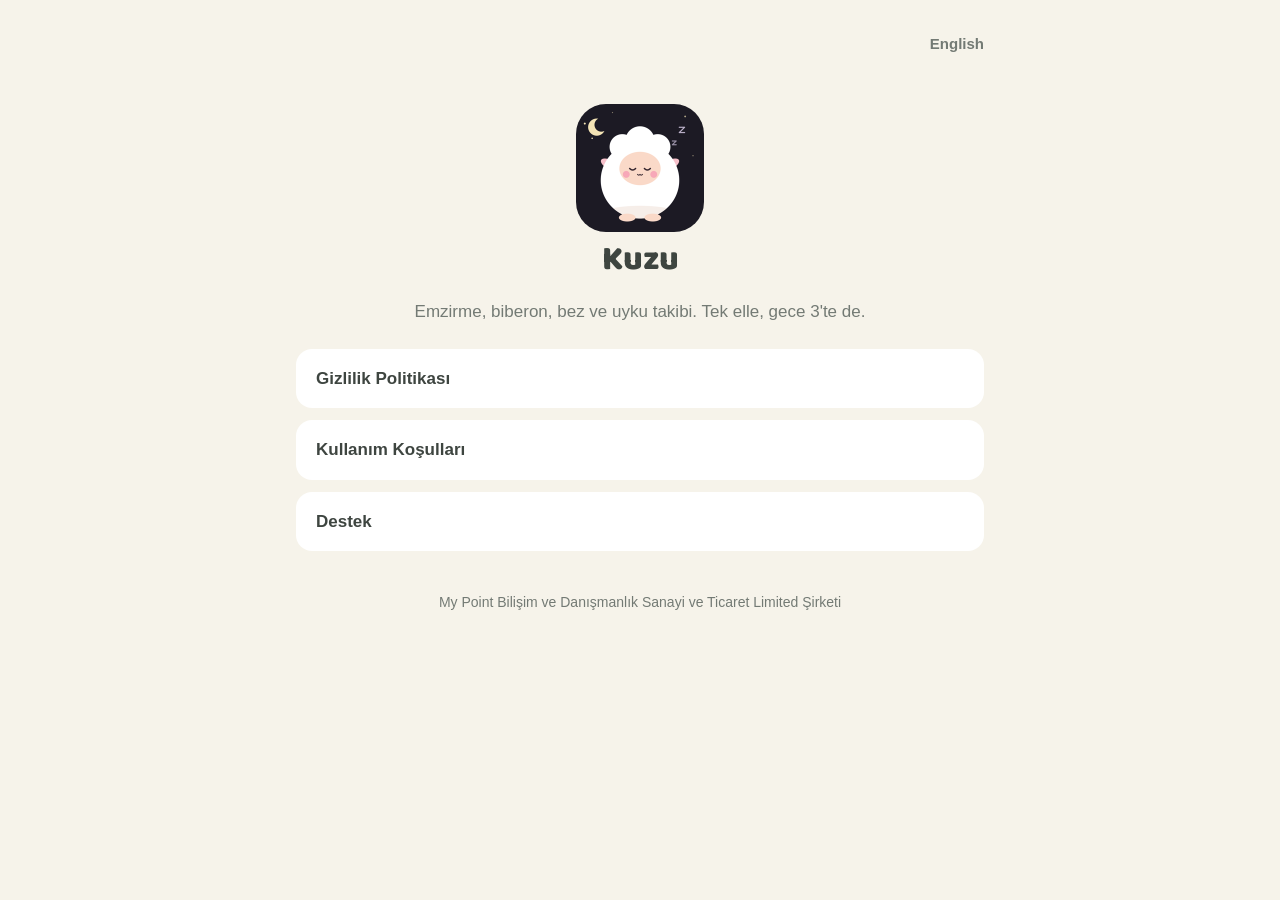
<file: index.html>
<!doctype html>
<html lang="tr">
  <head>
    <meta charset="utf-8" />
    <meta name="viewport" content="width=device-width, initial-scale=1" />
    <title>Kuzu</title>
    <meta name="description" content="Kuzu: emzirme, biberon, bez ve uyku takibi; tek elle, gece de." />
    <link rel="icon" href="favicon.png" />
    <link rel="stylesheet" href="style.css" />
    <link rel="alternate" hreflang="en" href="/en/" />
  </head>
  <body>
    <main>
      <header>
        <span></span>
        <a class="lang" href="/en/" lang="en">English</a>
      </header>

      <div class="hero">
        <img src="icon.png" alt="Kuzu" />
        <h1>Kuzu</h1>
        <p>Emzirme, biberon, bez ve uyku takibi. Tek elle, gece 3'te de.</p>
      </div>

      <nav class="links">
        <a href="/gizlilik/">Gizlilik Politikası</a>
        <a href="/kosullar/">Kullanım Koşulları</a>
        <a href="/destek/">Destek</a>
      </nav>

      <footer>My Point Bilişim ve Danışmanlık Sanayi ve Ticaret Limited Şirketi</footer>
    </main>
  </body>
</html>
</file>
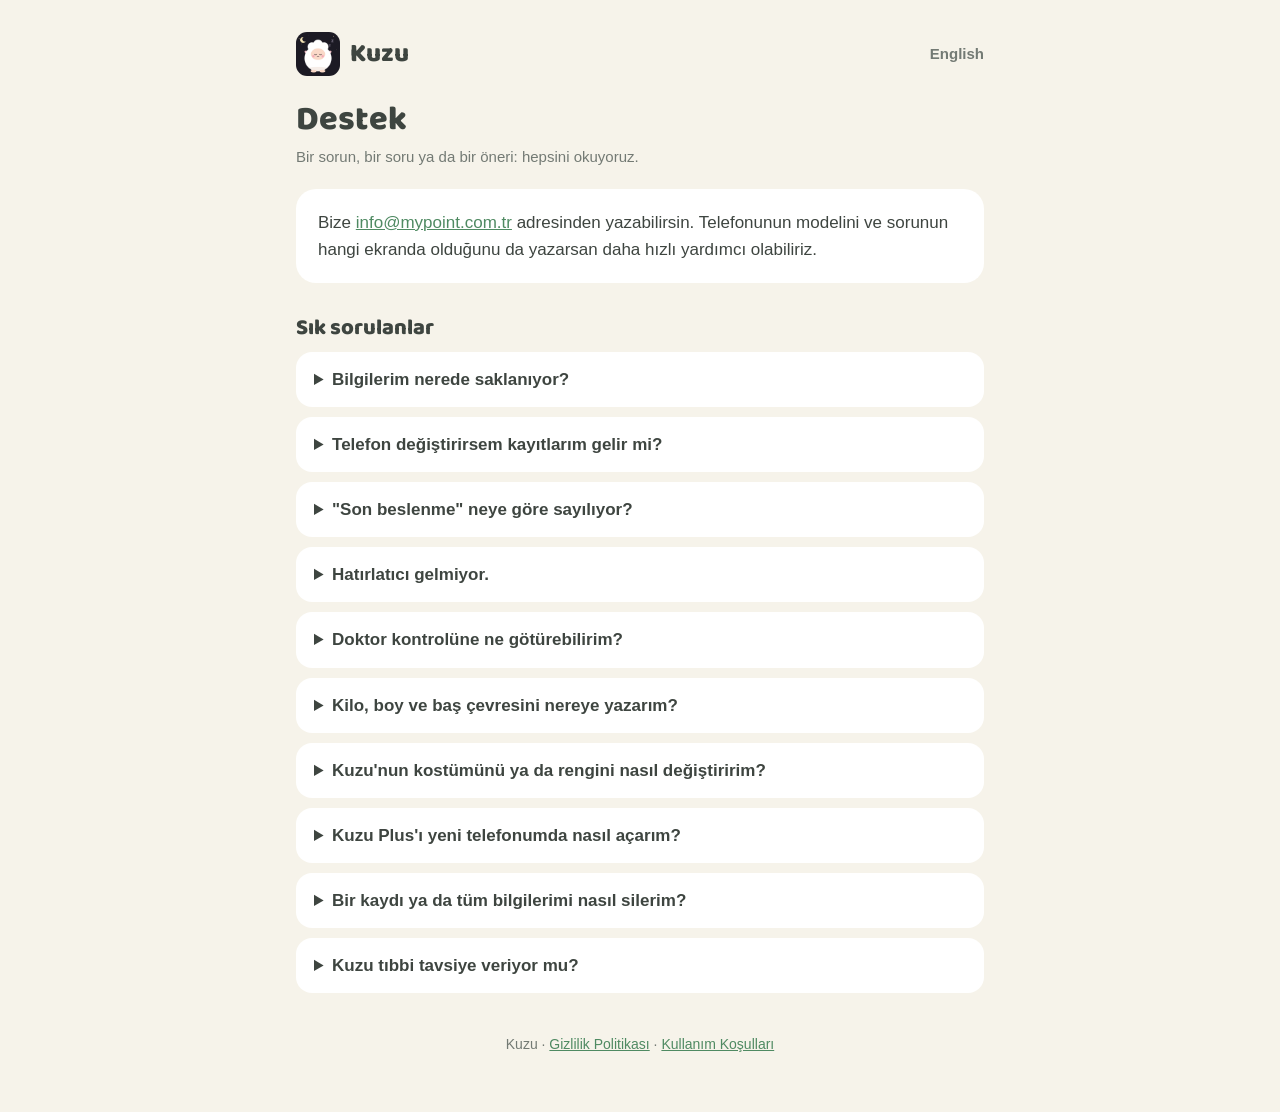
<file: destek/index.html>
<!doctype html>
<html lang="tr">
  <head>
    <meta charset="utf-8" />
    <meta name="viewport" content="width=device-width, initial-scale=1" />
    <title>Destek · Kuzu</title>
    <meta name="description" content="Kuzu destek: sık sorulanlar ve iletişim." />
    <link rel="icon" href="../favicon.png" />
    <link rel="stylesheet" href="../style.css" />
    <link rel="alternate" hreflang="en" href="/en/support/" />
  </head>
  <body>
    <main>
      <header>
        <a class="brand" href="/"><img src="../icon.png" alt="" />Kuzu</a>
        <a class="lang" href="/en/support/" lang="en">English</a>
      </header>

      <h1>Destek</h1>
      <p class="updated">Bir sorun, bir soru ya da bir öneri: hepsini okuyoruz.</p>

      <div class="card">
        <p style="margin: 0">
          Bize <a href="mailto:info@mypoint.com.tr">info@mypoint.com.tr</a> adresinden yazabilirsin. Telefonunun modelini ve sorunun
          hangi ekranda olduğunu da yazarsan daha hızlı yardımcı olabiliriz.
        </p>
      </div>

      <h2>Sık sorulanlar</h2>

      <details>
        <summary>Bilgilerim nerede saklanıyor?</summary>
        <p>
          Yalnızca telefonunda ve iPhone'da kendi iCloud Drive'ındaki Kuzu klasöründe. Kuzu'da hesap yok ve girdiğin hiçbir bilgi bize
          gönderilmez. Ayrıntılar <a href="/gizlilik/">gizlilik politikasında</a>.
        </p>
      </details>

      <details>
        <summary>Telefon değiştirirsem kayıtlarım gelir mi?</summary>
        <p>
          iPhone'da Kuzu kayıtlarını kendiliğinden iCloud Drive'a yedekler; yeni telefonda Kuzu'yu açtığında bu yedeği geri yüklemeyi
          önerir. Yeni telefonunu eski telefonunun yedeğinden kurarsan da Kuzu kayıtlarıyla birlikte gelir. iPhone'dan Android'e (ya da
          tersine) geçerken Ayarlar → "Yedek dosyası al" ile aldığın dosyayı yeni telefonda "Dosyadan geri yükle" ile açabilirsin.
        </p>
      </details>

      <details>
        <summary>"Son beslenme" neye göre sayılıyor?</summary>
        <p>
          Emzirmenin bitişinden ya da biberonun saatinden. Hangisinden saydığı, sürenin altında küçük bir notla yazar.
        </p>
      </details>

      <details>
        <summary>Hatırlatıcı gelmiyor.</summary>
        <p>
          Kuzu'da Ayarlar → Hatırlatıcı'dan bir aralık seçili olduğuna ve telefonunun Ayarlar → Bildirimler → Kuzu bölümünden
          bildirimlerin açık olduğuna bak. Hatırlatıcı son beslenmeden seçtiğin süre geçince gelir; emzirme sürerken gelmez.
        </p>
      </details>

      <details>
        <summary>Doktor kontrolüne ne götürebilirim?</summary>
        <p>
          Kuzu Plus ile Ayarlar → Veriler → "Doktor özeti (PDF)": son 7, 14 ya da 30 günün emzirme, biberon, bez ve uyku sayıları ve
          büyüme ölçümleri tek sayfada, yorum olmadan. Ücretsiz sürümde "CSV olarak dışa aktar" tüm kayıtları bir tablo olarak verir.
        </p>
      </details>

      <details>
        <summary>Kilo, boy ve baş çevresini nereye yazarım?</summary>
        <p>
          Kuzu Plus ile Geçmiş ekranındaki Büyüme kartından. Ölçümler, Dünya Sağlık Örgütü'nün (WHO) 0–24 ay büyüme eğrileriyle aynı
          grafikte görünür. Kuzu yüzdelik ya da "normal" gibi bir yorum yazmaz; ölçümleri doktorunla birlikte değerlendir. Plus bittiğinde
          girdiğin ölçümler silinmez, okunmaya devam eder.
        </p>
      </details>

      <details>
        <summary>Kuzu'nun kostümünü ya da rengini nasıl değiştiririm?</summary>
        <p>
          Bugün ekranında kuzuya basılı tut ya da Ayarlar → Görünüm → "Kuzu'nun kostümü ve rengi"ne dokun. Kostümler ve yeni renkler
          Kuzu Plus ile; her bebek kendi seçimini taşır. Plus olmadan kuzu, bebeğin cinsiyetine göre rengini ve süsünü giyer.
        </p>
      </details>

      <details>
        <summary>Kuzu Plus'ı yeni telefonumda nasıl açarım?</summary>
        <p>
          Plus ekranının altındaki "Satın alımları geri yükle"ye dokun. Plus'ı aldığın Apple ya da Google hesabıyla giriş yapmış olman
          yeterli.
        </p>
      </details>

      <details>
        <summary>Bir kaydı ya da tüm bilgilerimi nasıl silerim?</summary>
        <p>
          Geçmiş ekranında kayda dokunup açılan sayfadaki "Sil" ile silebilirsin. Her şeyi silmek için Ayarlar → "Tüm verileri sil"i
          kullan; iCloud Drive'daki yedek dosyası kalır, onu Dosyalar → iCloud Drive → Kuzu'dan silebilirsin.
        </p>
      </details>

      <details>
        <summary>Kuzu tıbbi tavsiye veriyor mu?</summary>
        <p>
          Hayır. Kuzu yalnızca kayıt tutar; tıbbi bir cihaz değildir ve bir değerin "normal" olup olmadığını söylemez. Bebeğinle ilgili
          her konuda doktoruna danış.
        </p>
      </details>

      <footer>Kuzu · <a href="/gizlilik/">Gizlilik Politikası</a> · <a href="/kosullar/">Kullanım Koşulları</a></footer>
    </main>
  </body>
</html>
</file>
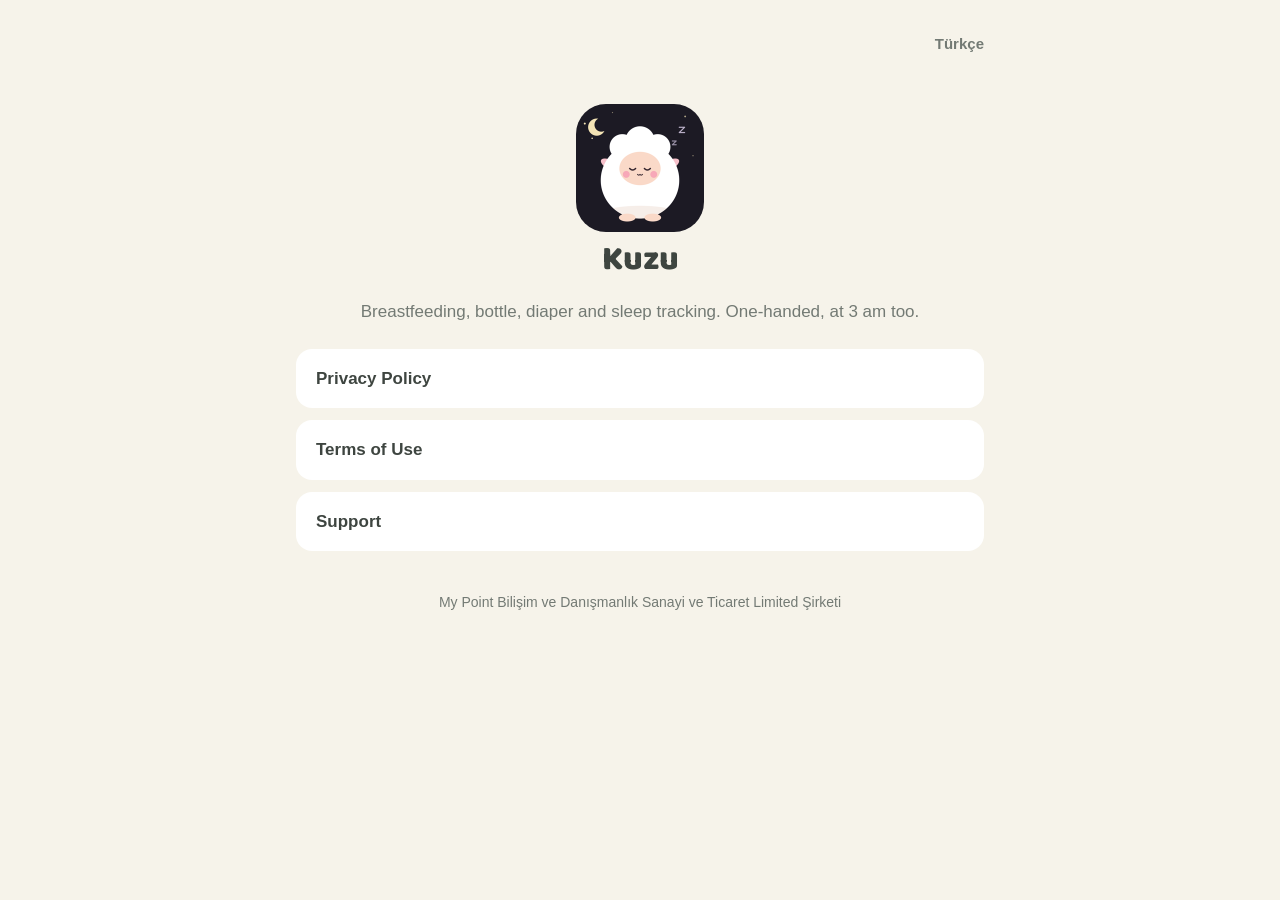
<file: en/index.html>
<!doctype html>
<html lang="en">
  <head>
    <meta charset="utf-8" />
    <meta name="viewport" content="width=device-width, initial-scale=1" />
    <title>Kuzu</title>
    <meta name="description" content="Kuzu: breastfeeding, bottle, diaper and sleep tracking; one-handed, at night too." />
    <link rel="icon" href="../favicon.png" />
    <link rel="stylesheet" href="../style.css" />
    <link rel="alternate" hreflang="tr" href="/" />
  </head>
  <body>
    <main>
      <header>
        <span></span>
        <a class="lang" href="/" lang="tr">Türkçe</a>
      </header>

      <div class="hero">
        <img src="../icon.png" alt="Kuzu" />
        <h1>Kuzu</h1>
        <p>Breastfeeding, bottle, diaper and sleep tracking. One-handed, at 3 am too.</p>
      </div>

      <nav class="links">
        <a href="/en/privacy/">Privacy Policy</a>
        <a href="/en/terms/">Terms of Use</a>
        <a href="/en/support/">Support</a>
      </nav>

      <footer>My Point Bilişim ve Danışmanlık Sanayi ve Ticaret Limited Şirketi</footer>
    </main>
  </body>
</html>
</file>
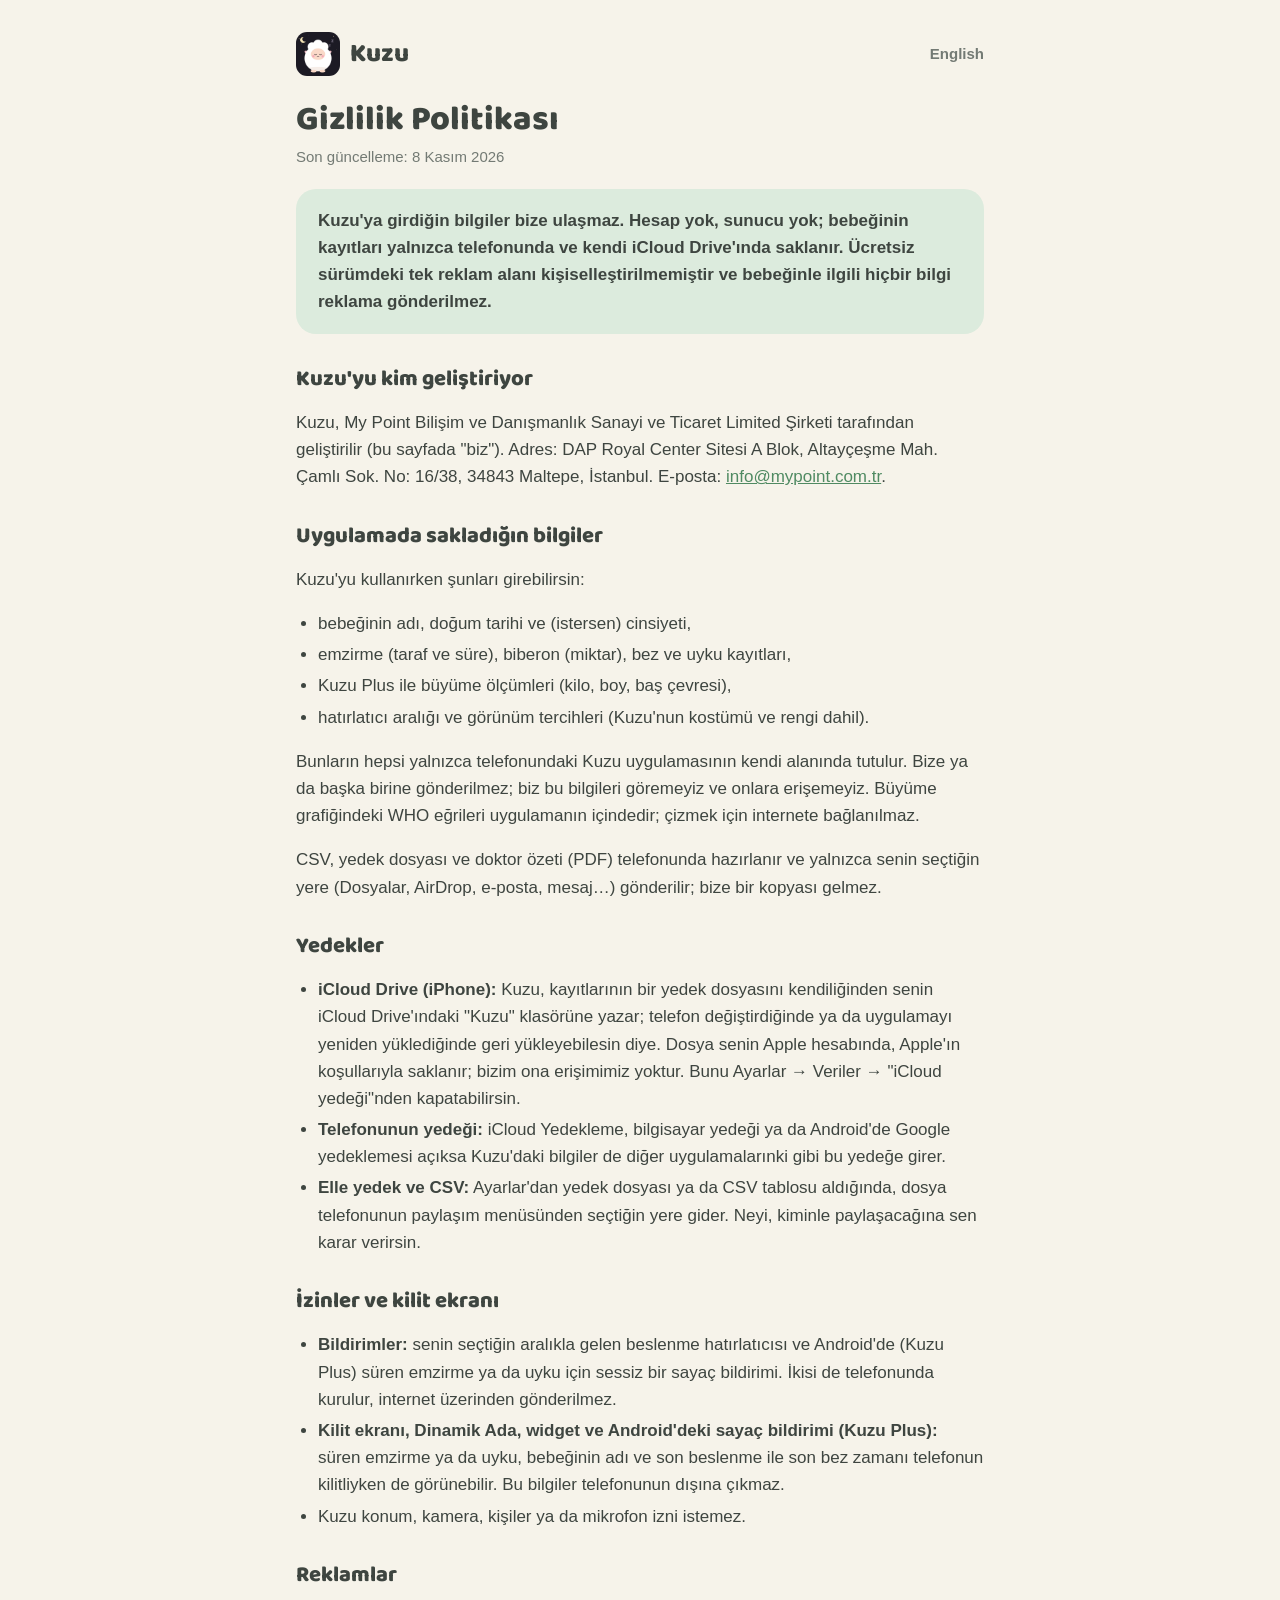
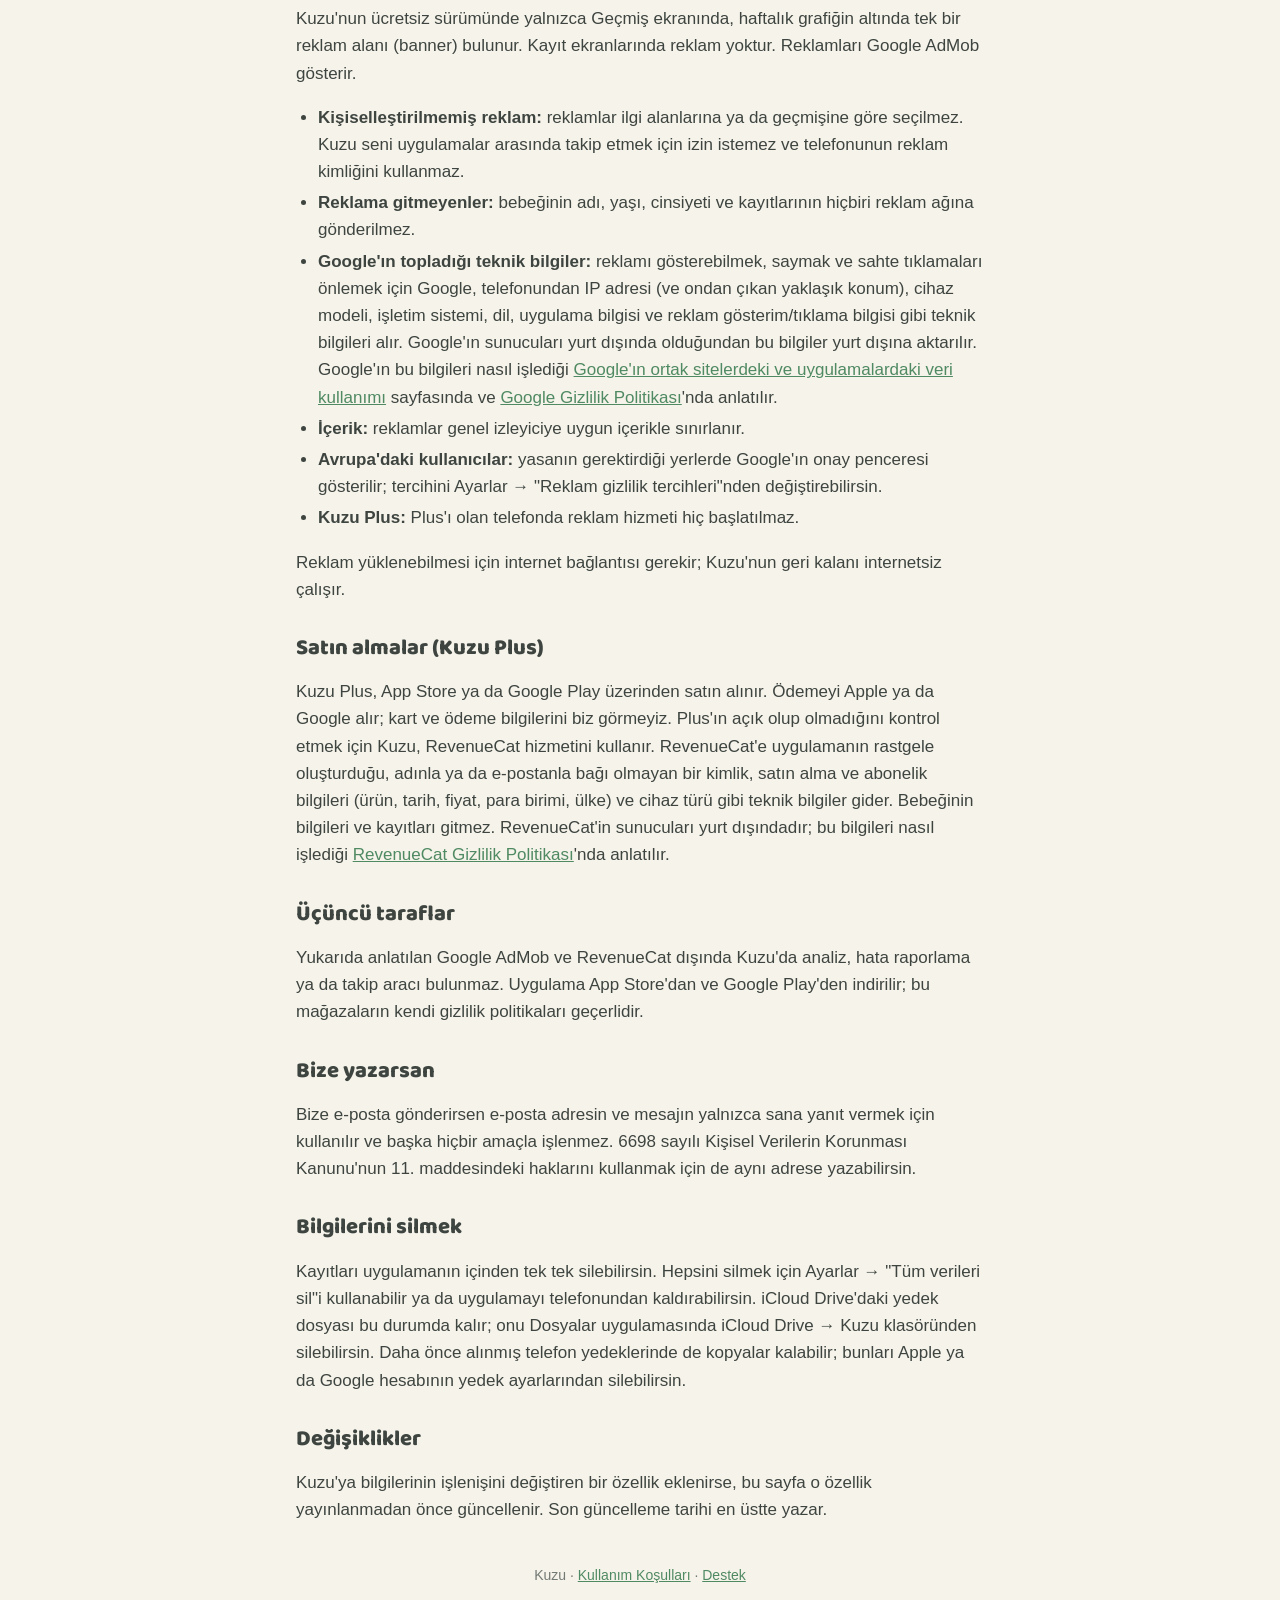
<file: gizlilik/index.html>
<!doctype html>
<html lang="tr">
  <head>
    <meta charset="utf-8" />
    <meta name="viewport" content="width=device-width, initial-scale=1" />
    <title>Gizlilik Politikası · Kuzu</title>
    <meta name="description" content="Kuzu gizlilik politikası: bebeğinin kayıtları yalnızca telefonunda ve kendi iCloud'unda saklanır." />
    <link rel="icon" href="../favicon.png" />
    <link rel="stylesheet" href="../style.css" />
    <link rel="alternate" hreflang="en" href="/en/privacy/" />
  </head>
  <body>
    <main>
      <header>
        <a class="brand" href="/"><img src="../icon.png" alt="" />Kuzu</a>
        <a class="lang" href="/en/privacy/" lang="en">English</a>
      </header>

      <h1>Gizlilik Politikası</h1>
      <p class="updated">Son güncelleme: 8 Kasım 2026</p>

      <p class="summary">
        Kuzu'ya girdiğin bilgiler bize ulaşmaz. Hesap yok, sunucu yok; bebeğinin kayıtları yalnızca telefonunda ve kendi iCloud
        Drive'ında saklanır. Ücretsiz sürümdeki tek reklam alanı kişiselleştirilmemiştir ve bebeğinle ilgili hiçbir bilgi reklama
        gönderilmez.
      </p>

      <h2>Kuzu'yu kim geliştiriyor</h2>
      <p>
        Kuzu, My Point Bilişim ve Danışmanlık Sanayi ve Ticaret Limited Şirketi tarafından geliştirilir (bu sayfada "biz"). Adres: DAP
        Royal Center Sitesi A Blok, Altayçeşme Mah. Çamlı Sok. No: 16/38, 34843 Maltepe, İstanbul. E-posta:
        <a href="mailto:info@mypoint.com.tr">info@mypoint.com.tr</a>.
      </p>

      <h2>Uygulamada sakladığın bilgiler</h2>
      <p>Kuzu'yu kullanırken şunları girebilirsin:</p>
      <ul>
        <li>bebeğinin adı, doğum tarihi ve (istersen) cinsiyeti,</li>
        <li>emzirme (taraf ve süre), biberon (miktar), bez ve uyku kayıtları,</li>
        <li>Kuzu Plus ile büyüme ölçümleri (kilo, boy, baş çevresi),</li>
        <li>hatırlatıcı aralığı ve görünüm tercihleri (Kuzu'nun kostümü ve rengi dahil).</li>
      </ul>
      <p>
        Bunların hepsi yalnızca telefonundaki Kuzu uygulamasının kendi alanında tutulur. Bize ya da başka birine gönderilmez; biz bu
        bilgileri göremeyiz ve onlara erişemeyiz. Büyüme grafiğindeki WHO eğrileri uygulamanın içindedir; çizmek için internete
        bağlanılmaz.
      </p>
      <p>
        CSV, yedek dosyası ve doktor özeti (PDF) telefonunda hazırlanır ve yalnızca senin seçtiğin yere (Dosyalar, AirDrop, e-posta,
        mesaj…) gönderilir; bize bir kopyası gelmez.
      </p>

      <h2>Yedekler</h2>
      <ul>
        <li>
          <strong>iCloud Drive (iPhone):</strong> Kuzu, kayıtlarının bir yedek dosyasını kendiliğinden senin iCloud Drive'ındaki
          "Kuzu" klasörüne yazar; telefon değiştirdiğinde ya da uygulamayı yeniden yüklediğinde geri yükleyebilesin diye. Dosya senin
          Apple hesabında, Apple'ın koşullarıyla saklanır; bizim ona erişimimiz yoktur. Bunu Ayarlar → Veriler → "iCloud yedeği"nden
          kapatabilirsin.
        </li>
        <li>
          <strong>Telefonunun yedeği:</strong> iCloud Yedekleme, bilgisayar yedeği ya da Android'de Google yedeklemesi açıksa Kuzu'daki
          bilgiler de diğer uygulamalarınki gibi bu yedeğe girer.
        </li>
        <li>
          <strong>Elle yedek ve CSV:</strong> Ayarlar'dan yedek dosyası ya da CSV tablosu aldığında, dosya telefonunun paylaşım
          menüsünden seçtiğin yere gider. Neyi, kiminle paylaşacağına sen karar verirsin.
        </li>
      </ul>

      <h2>İzinler ve kilit ekranı</h2>
      <ul>
        <li>
          <strong>Bildirimler:</strong> senin seçtiğin aralıkla gelen beslenme hatırlatıcısı ve Android'de (Kuzu Plus) süren emzirme
          ya da uyku için sessiz bir sayaç bildirimi. İkisi de telefonunda kurulur, internet üzerinden gönderilmez.
        </li>
        <li>
          <strong>Kilit ekranı, Dinamik Ada, widget ve Android'deki sayaç bildirimi (Kuzu Plus):</strong> süren emzirme ya da uyku, bebeğinin adı ve son beslenme ile
          son bez zamanı telefonun kilitliyken de görünebilir. Bu bilgiler telefonunun dışına çıkmaz.
        </li>
        <li>Kuzu konum, kamera, kişiler ya da mikrofon izni istemez.</li>
      </ul>

      <h2>Reklamlar</h2>
      <p>
        Kuzu'nun ücretsiz sürümünde yalnızca Geçmiş ekranında, haftalık grafiğin altında tek bir reklam alanı (banner) bulunur. Kayıt
        ekranlarında reklam yoktur. Reklamları Google AdMob gösterir.
      </p>
      <ul>
        <li>
          <strong>Kişiselleştirilmemiş reklam:</strong> reklamlar ilgi alanlarına ya da geçmişine göre seçilmez. Kuzu seni uygulamalar
          arasında takip etmek için izin istemez ve telefonunun reklam kimliğini kullanmaz.
        </li>
        <li>
          <strong>Reklama gitmeyenler:</strong> bebeğinin adı, yaşı, cinsiyeti ve kayıtlarının hiçbiri reklam ağına gönderilmez.
        </li>
        <li>
          <strong>Google'ın topladığı teknik bilgiler:</strong> reklamı gösterebilmek, saymak ve sahte tıklamaları önlemek için Google,
          telefonundan IP adresi (ve ondan çıkan yaklaşık konum), cihaz modeli, işletim sistemi, dil, uygulama bilgisi ve reklam
          gösterim/tıklama bilgisi gibi teknik bilgileri alır. Google'ın sunucuları yurt dışında olduğundan bu bilgiler yurt dışına
          aktarılır. Google'ın bu bilgileri nasıl işlediği
          <a href="https://policies.google.com/technologies/partner-sites?hl=tr">Google'ın ortak sitelerdeki ve uygulamalardaki veri
          kullanımı</a> sayfasında ve <a href="https://policies.google.com/privacy?hl=tr">Google Gizlilik Politikası</a>'nda
          anlatılır.
        </li>
        <li><strong>İçerik:</strong> reklamlar genel izleyiciye uygun içerikle sınırlanır.</li>
        <li>
          <strong>Avrupa'daki kullanıcılar:</strong> yasanın gerektirdiği yerlerde Google'ın onay penceresi gösterilir; tercihini
          Ayarlar → "Reklam gizlilik tercihleri"nden değiştirebilirsin.
        </li>
        <li><strong>Kuzu Plus:</strong> Plus'ı olan telefonda reklam hizmeti hiç başlatılmaz.</li>
      </ul>
      <p>Reklam yüklenebilmesi için internet bağlantısı gerekir; Kuzu'nun geri kalanı internetsiz çalışır.</p>

      <h2>Satın almalar (Kuzu Plus)</h2>
      <p>
        Kuzu Plus, App Store ya da Google Play üzerinden satın alınır. Ödemeyi Apple ya da Google alır; kart ve ödeme bilgilerini biz
        görmeyiz. Plus'ın açık olup olmadığını kontrol etmek için Kuzu, RevenueCat hizmetini kullanır. RevenueCat'e uygulamanın rastgele
        oluşturduğu, adınla ya da e-postanla bağı olmayan bir kimlik, satın alma ve abonelik bilgileri (ürün, tarih, fiyat, para
        birimi, ülke) ve cihaz türü gibi teknik bilgiler gider. Bebeğinin bilgileri ve kayıtları gitmez. RevenueCat'in sunucuları yurt
        dışındadır; bu bilgileri nasıl işlediği <a href="https://www.revenuecat.com/privacy">RevenueCat Gizlilik Politikası</a>'nda
        anlatılır.
      </p>

      <h2>Üçüncü taraflar</h2>
      <p>
        Yukarıda anlatılan Google AdMob ve RevenueCat dışında Kuzu'da analiz, hata raporlama ya da takip aracı bulunmaz. Uygulama App
        Store'dan ve Google Play'den indirilir; bu mağazaların kendi gizlilik politikaları geçerlidir.
      </p>

      <h2>Bize yazarsan</h2>
      <p>
        Bize e-posta gönderirsen e-posta adresin ve mesajın yalnızca sana yanıt vermek için kullanılır ve başka hiçbir amaçla
        işlenmez. 6698 sayılı Kişisel Verilerin Korunması Kanunu'nun 11. maddesindeki haklarını kullanmak için de aynı adrese
        yazabilirsin.
      </p>

      <h2>Bilgilerini silmek</h2>
      <p>
        Kayıtları uygulamanın içinden tek tek silebilirsin. Hepsini silmek için Ayarlar → "Tüm verileri sil"i kullanabilir ya da
        uygulamayı telefonundan kaldırabilirsin. iCloud Drive'daki yedek dosyası bu durumda kalır; onu Dosyalar uygulamasında iCloud
        Drive → Kuzu klasöründen silebilirsin. Daha önce alınmış telefon yedeklerinde de kopyalar kalabilir; bunları Apple ya da Google
        hesabının yedek ayarlarından silebilirsin.
      </p>

      <h2>Değişiklikler</h2>
      <p>
        Kuzu'ya bilgilerinin işlenişini değiştiren bir özellik eklenirse, bu sayfa o özellik yayınlanmadan önce güncellenir. Son
        güncelleme tarihi en üstte yazar.
      </p>

      <footer>Kuzu · <a href="/kosullar/">Kullanım Koşulları</a> · <a href="/destek/">Destek</a></footer>
    </main>
  </body>
</html>
</file>
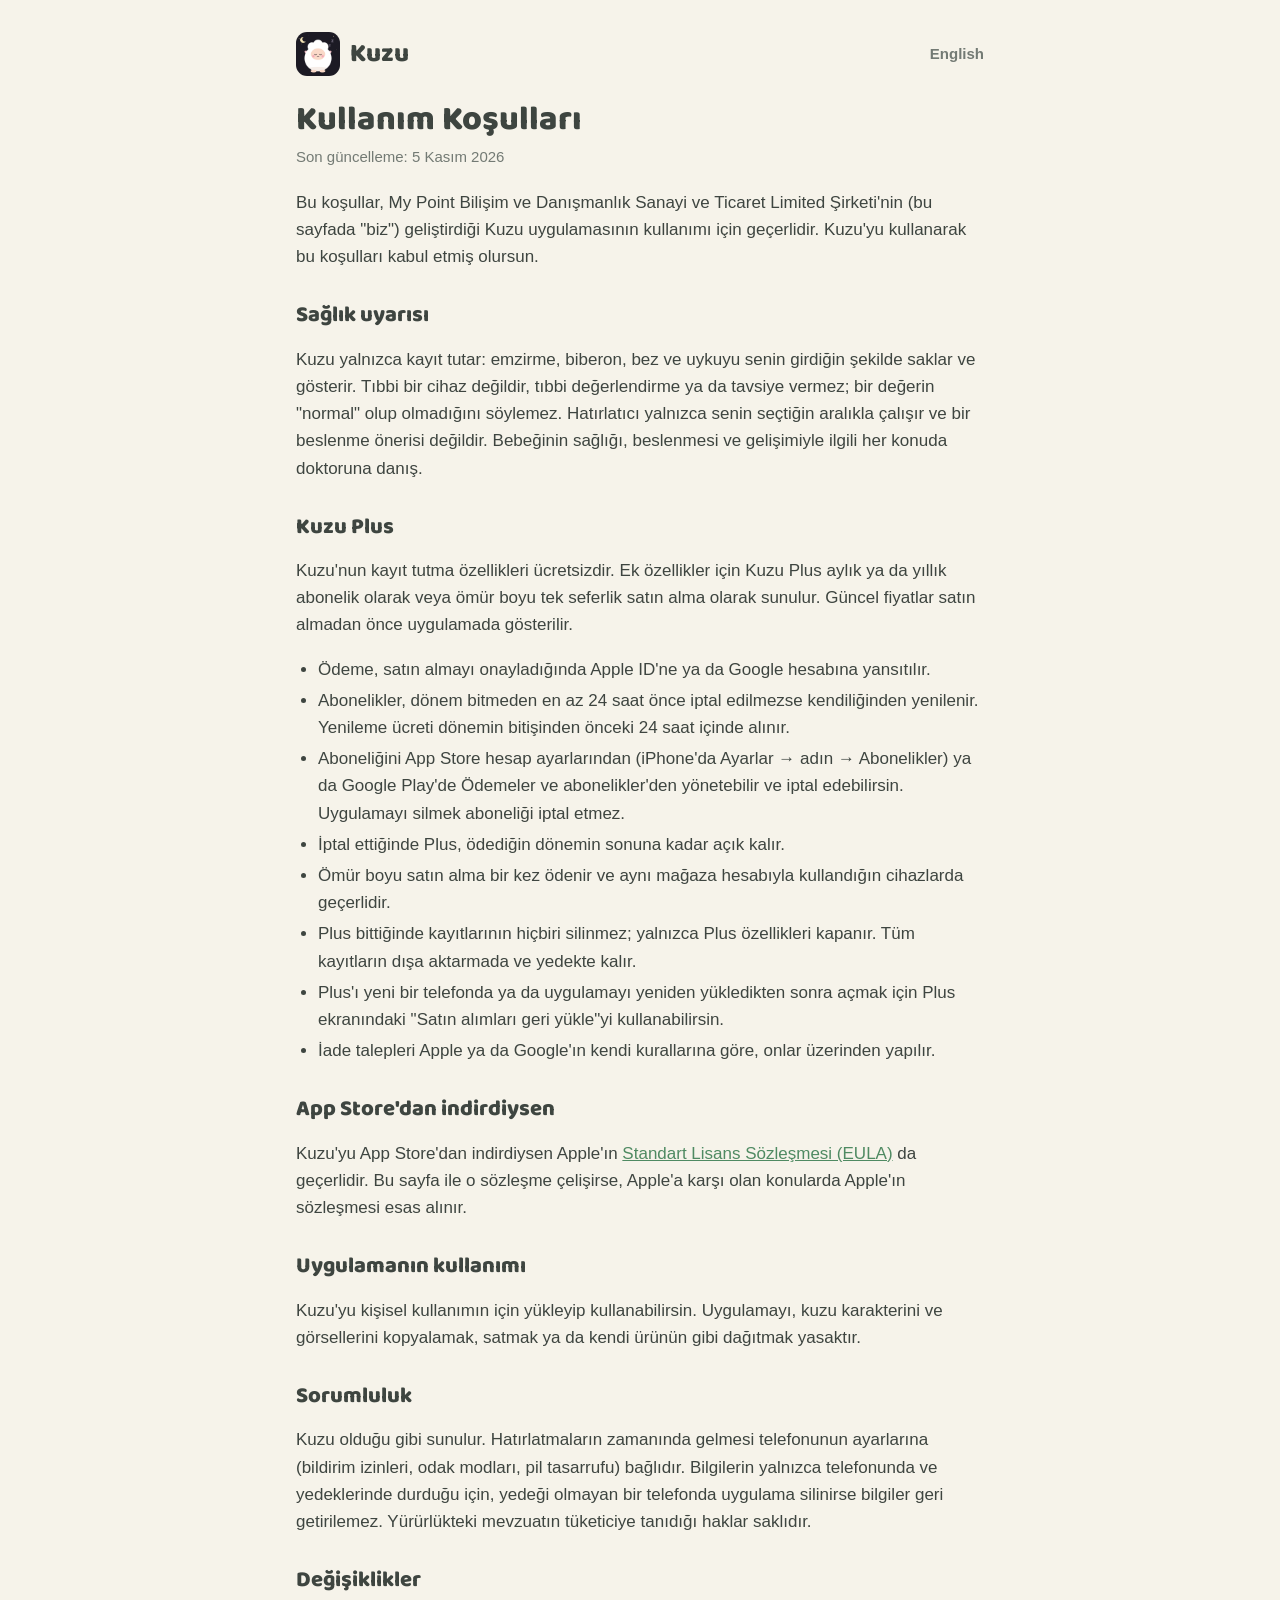
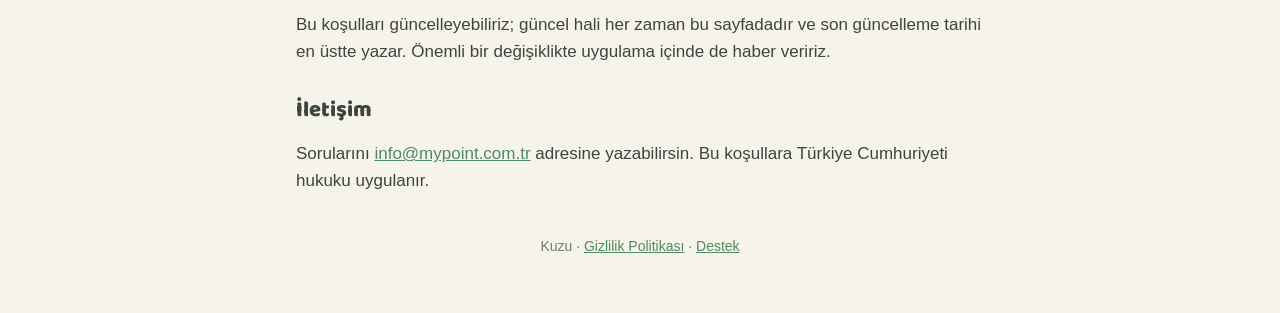
<file: kosullar/index.html>
<!doctype html>
<html lang="tr">
  <head>
    <meta charset="utf-8" />
    <meta name="viewport" content="width=device-width, initial-scale=1" />
    <title>Kullanım Koşulları · Kuzu</title>
    <meta name="description" content="Kuzu kullanım koşulları, Kuzu Plus abonelikleri ve sağlık uyarısı." />
    <link rel="icon" href="../favicon.png" />
    <link rel="stylesheet" href="../style.css" />
    <link rel="alternate" hreflang="en" href="/en/terms/" />
  </head>
  <body>
    <main>
      <header>
        <a class="brand" href="/"><img src="../icon.png" alt="" />Kuzu</a>
        <a class="lang" href="/en/terms/" lang="en">English</a>
      </header>

      <h1>Kullanım Koşulları</h1>
      <p class="updated">Son güncelleme: 5 Kasım 2026</p>

      <p>
        Bu koşullar, My Point Bilişim ve Danışmanlık Sanayi ve Ticaret Limited Şirketi'nin (bu sayfada "biz") geliştirdiği Kuzu
        uygulamasının kullanımı için geçerlidir. Kuzu'yu kullanarak bu koşulları kabul etmiş olursun.
      </p>

      <h2>Sağlık uyarısı</h2>
      <p>
        Kuzu yalnızca kayıt tutar: emzirme, biberon, bez ve uykuyu senin girdiğin şekilde saklar ve gösterir. Tıbbi bir cihaz değildir,
        tıbbi değerlendirme ya da tavsiye vermez; bir değerin "normal" olup olmadığını söylemez. Hatırlatıcı yalnızca senin seçtiğin
        aralıkla çalışır ve bir beslenme önerisi değildir. Bebeğinin sağlığı, beslenmesi ve gelişimiyle ilgili her konuda doktoruna
        danış.
      </p>

      <h2>Kuzu Plus</h2>
      <p>
        Kuzu'nun kayıt tutma özellikleri ücretsizdir. Ek özellikler için Kuzu Plus aylık ya da yıllık abonelik olarak veya ömür boyu tek
        seferlik satın alma olarak sunulur. Güncel fiyatlar satın almadan önce uygulamada gösterilir.
      </p>
      <ul>
        <li>Ödeme, satın almayı onayladığında Apple ID'ne ya da Google hesabına yansıtılır.</li>
        <li>
          Abonelikler, dönem bitmeden en az 24 saat önce iptal edilmezse kendiliğinden yenilenir. Yenileme ücreti dönemin bitişinden
          önceki 24 saat içinde alınır.
        </li>
        <li>
          Aboneliğini App Store hesap ayarlarından (iPhone'da Ayarlar → adın → Abonelikler) ya da Google Play'de Ödemeler ve
          abonelikler'den yönetebilir ve iptal edebilirsin. Uygulamayı silmek aboneliği iptal etmez.
        </li>
        <li>İptal ettiğinde Plus, ödediğin dönemin sonuna kadar açık kalır.</li>
        <li>Ömür boyu satın alma bir kez ödenir ve aynı mağaza hesabıyla kullandığın cihazlarda geçerlidir.</li>
        <li>
          Plus bittiğinde kayıtlarının hiçbiri silinmez; yalnızca Plus özellikleri kapanır. Tüm kayıtların dışa aktarmada ve yedekte
          kalır.
        </li>
        <li>
          Plus'ı yeni bir telefonda ya da uygulamayı yeniden yükledikten sonra açmak için Plus ekranındaki "Satın alımları geri
          yükle"yi kullanabilirsin.
        </li>
        <li>İade talepleri Apple ya da Google'ın kendi kurallarına göre, onlar üzerinden yapılır.</li>
      </ul>

      <h2>App Store'dan indirdiysen</h2>
      <p>
        Kuzu'yu App Store'dan indirdiysen Apple'ın
        <a href="https://www.apple.com/legal/internet-services/itunes/dev/stdeula/">Standart Lisans Sözleşmesi (EULA)</a> da
        geçerlidir. Bu sayfa ile o sözleşme çelişirse, Apple'a karşı olan konularda Apple'ın sözleşmesi esas alınır.
      </p>

      <h2>Uygulamanın kullanımı</h2>
      <p>
        Kuzu'yu kişisel kullanımın için yükleyip kullanabilirsin. Uygulamayı, kuzu karakterini ve görsellerini kopyalamak, satmak ya da
        kendi ürünün gibi dağıtmak yasaktır.
      </p>

      <h2>Sorumluluk</h2>
      <p>
        Kuzu olduğu gibi sunulur. Hatırlatmaların zamanında gelmesi telefonunun ayarlarına (bildirim izinleri, odak modları, pil
        tasarrufu) bağlıdır. Bilgilerin yalnızca telefonunda ve yedeklerinde durduğu için, yedeği olmayan bir telefonda uygulama
        silinirse bilgiler geri getirilemez. Yürürlükteki mevzuatın tüketiciye tanıdığı haklar saklıdır.
      </p>

      <h2>Değişiklikler</h2>
      <p>
        Bu koşulları güncelleyebiliriz; güncel hali her zaman bu sayfadadır ve son güncelleme tarihi en üstte yazar. Önemli bir
        değişiklikte uygulama içinde de haber veririz.
      </p>

      <h2>İletişim</h2>
      <p>
        Sorularını <a href="mailto:info@mypoint.com.tr">info@mypoint.com.tr</a> adresine yazabilirsin. Bu koşullara Türkiye
        Cumhuriyeti hukuku uygulanır.
      </p>

      <footer>Kuzu · <a href="/gizlilik/">Gizlilik Politikası</a> · <a href="/destek/">Destek</a></footer>
    </main>
  </body>
</html>
</file>
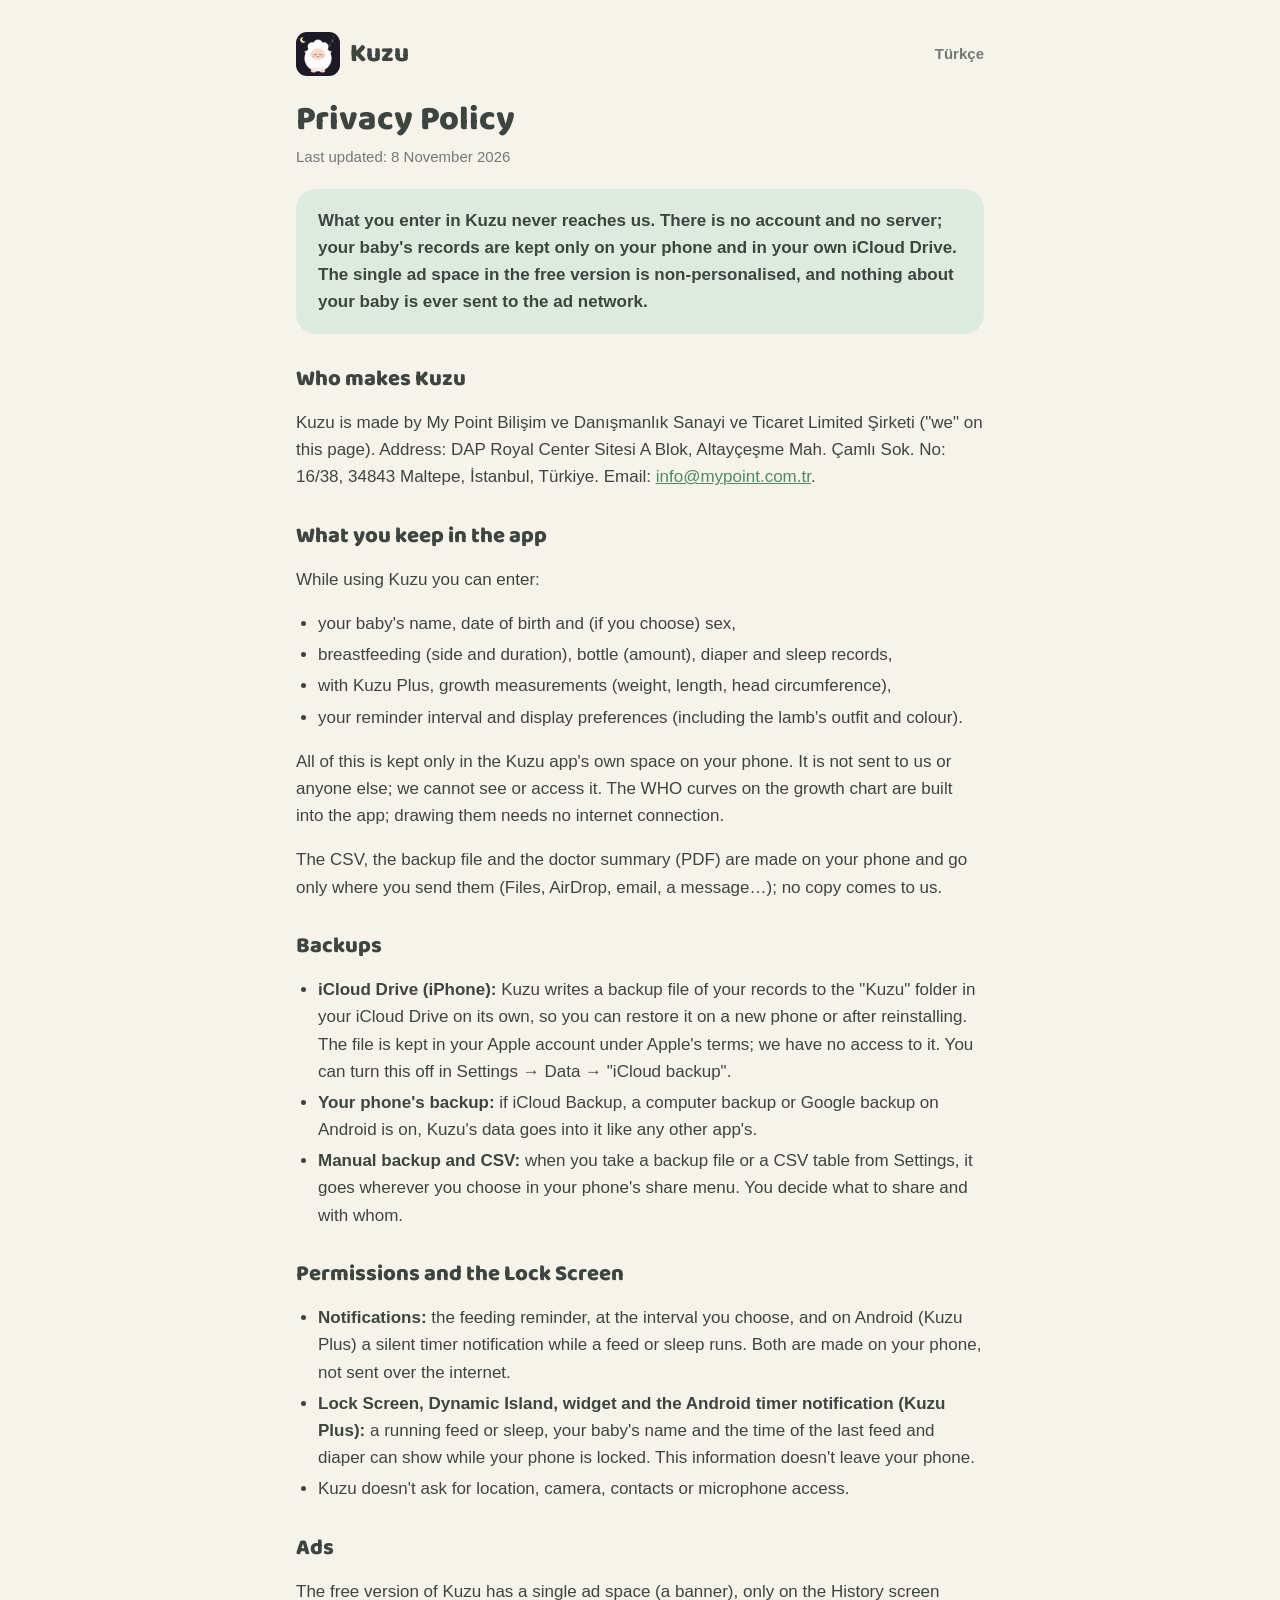
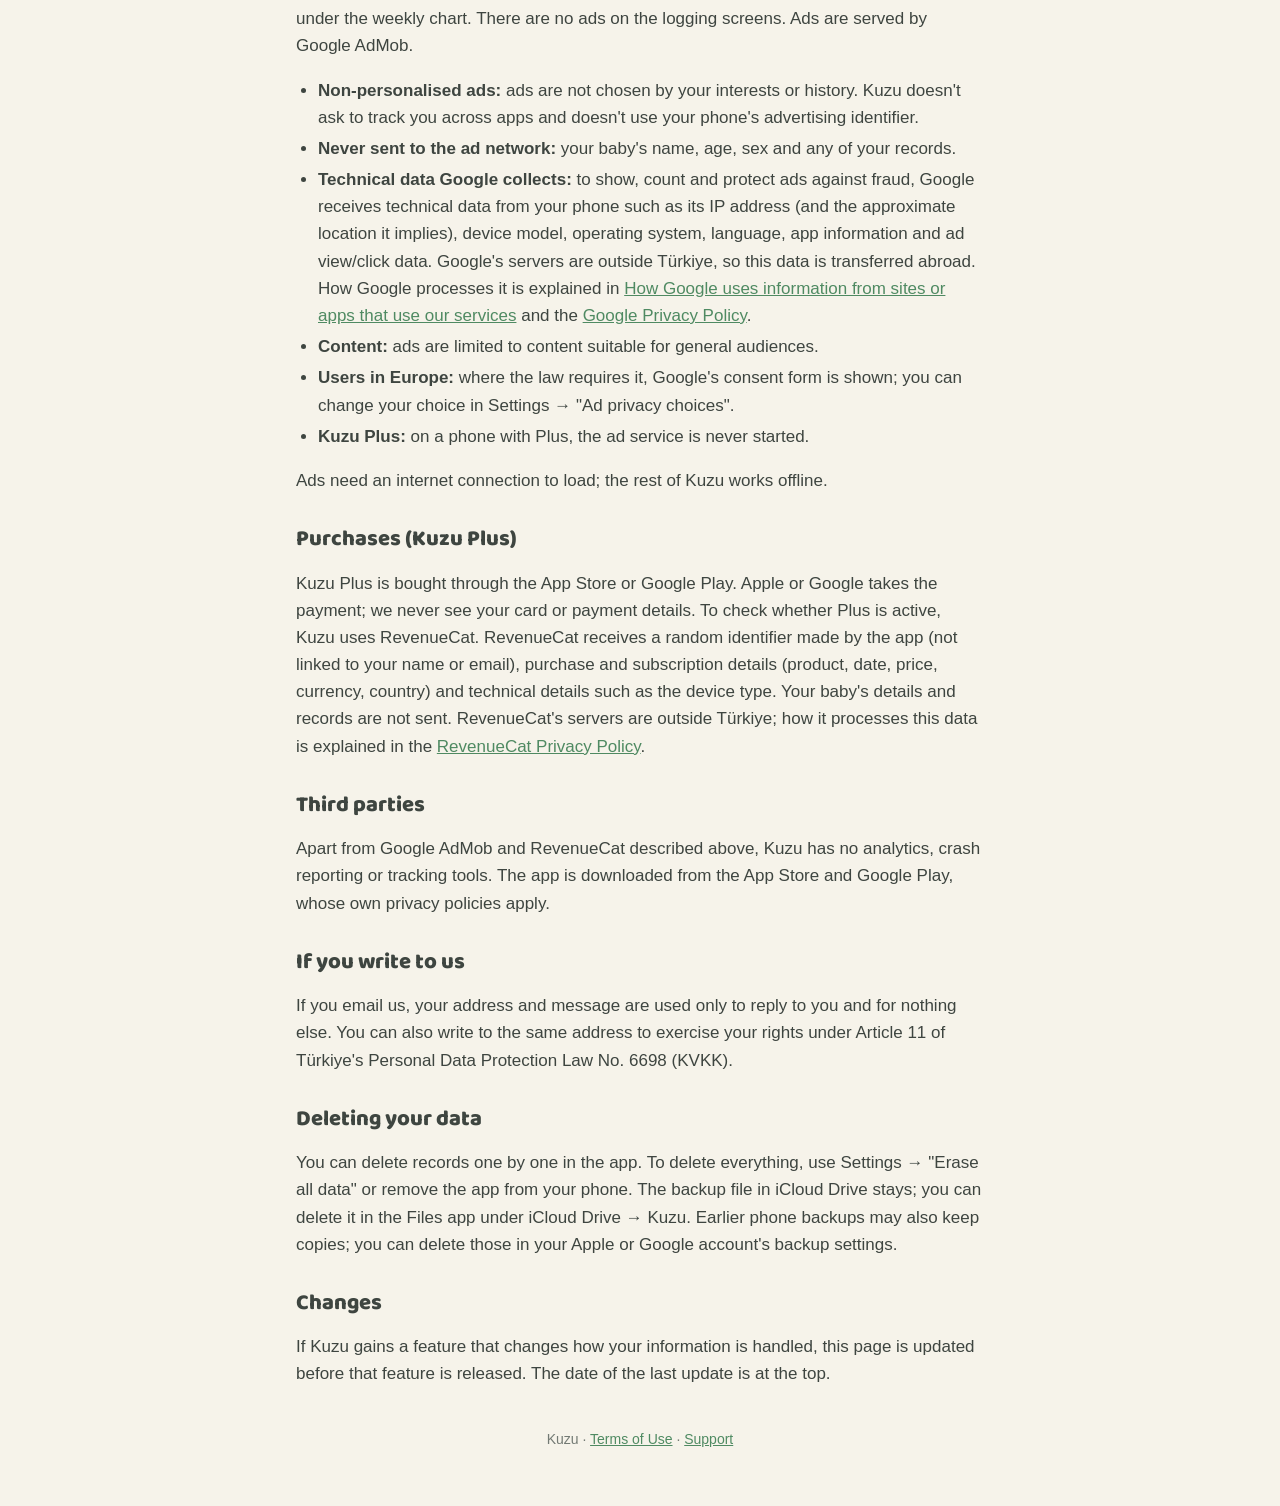
<file: en/privacy/index.html>
<!doctype html>
<html lang="en">
  <head>
    <meta charset="utf-8" />
    <meta name="viewport" content="width=device-width, initial-scale=1" />
    <title>Privacy Policy · Kuzu</title>
    <meta name="description" content="Kuzu privacy policy: your baby's records stay on your phone and in your own iCloud." />
    <link rel="icon" href="../../favicon.png" />
    <link rel="stylesheet" href="../../style.css" />
    <link rel="alternate" hreflang="tr" href="/gizlilik/" />
  </head>
  <body>
    <main>
      <header>
        <a class="brand" href="/en/"><img src="../../icon.png" alt="" />Kuzu</a>
        <a class="lang" href="/gizlilik/" lang="tr">Türkçe</a>
      </header>

      <h1>Privacy Policy</h1>
      <p class="updated">Last updated: 8 November 2026</p>

      <p class="summary">
        What you enter in Kuzu never reaches us. There is no account and no server; your baby's records are kept only on your phone
        and in your own iCloud Drive. The single ad space in the free version is non-personalised, and nothing about your baby is
        ever sent to the ad network.
      </p>

      <h2>Who makes Kuzu</h2>
      <p>
        Kuzu is made by My Point Bilişim ve Danışmanlık Sanayi ve Ticaret Limited Şirketi ("we" on this page). Address: DAP Royal
        Center Sitesi A Blok, Altayçeşme Mah. Çamlı Sok. No: 16/38, 34843 Maltepe, İstanbul, Türkiye. Email:
        <a href="mailto:info@mypoint.com.tr">info@mypoint.com.tr</a>.
      </p>

      <h2>What you keep in the app</h2>
      <p>While using Kuzu you can enter:</p>
      <ul>
        <li>your baby's name, date of birth and (if you choose) sex,</li>
        <li>breastfeeding (side and duration), bottle (amount), diaper and sleep records,</li>
        <li>with Kuzu Plus, growth measurements (weight, length, head circumference),</li>
        <li>your reminder interval and display preferences (including the lamb's outfit and colour).</li>
      </ul>
      <p>
        All of this is kept only in the Kuzu app's own space on your phone. It is not sent to us or anyone else; we cannot see or
        access it. The WHO curves on the growth chart are built into the app; drawing them needs no internet connection.
      </p>
      <p>
        The CSV, the backup file and the doctor summary (PDF) are made on your phone and go only where you send them (Files,
        AirDrop, email, a message…); no copy comes to us.
      </p>

      <h2>Backups</h2>
      <ul>
        <li>
          <strong>iCloud Drive (iPhone):</strong> Kuzu writes a backup file of your records to the "Kuzu" folder in your iCloud Drive on
          its own, so you can restore it on a new phone or after reinstalling. The file is kept in your Apple account under Apple's
          terms; we have no access to it. You can turn this off in Settings → Data → "iCloud backup".
        </li>
        <li>
          <strong>Your phone's backup:</strong> if iCloud Backup, a computer backup or Google backup on Android is on, Kuzu's data goes
          into it like any other app's.
        </li>
        <li>
          <strong>Manual backup and CSV:</strong> when you take a backup file or a CSV table from Settings, it goes wherever you choose
          in your phone's share menu. You decide what to share and with whom.
        </li>
      </ul>

      <h2>Permissions and the Lock Screen</h2>
      <ul>
        <li>
          <strong>Notifications:</strong> the feeding reminder, at the interval you choose, and on Android (Kuzu Plus) a silent timer
          notification while a feed or sleep runs. Both are made on your phone, not sent over the internet.
        </li>
        <li>
          <strong>Lock Screen, Dynamic Island, widget and the Android timer notification (Kuzu Plus):</strong> a running feed or sleep, your baby's name and the time of
          the last feed and diaper can show while your phone is locked. This information doesn't leave your phone.
        </li>
        <li>Kuzu doesn't ask for location, camera, contacts or microphone access.</li>
      </ul>

      <h2>Ads</h2>
      <p>
        The free version of Kuzu has a single ad space (a banner), only on the History screen under the weekly chart. There are no ads
        on the logging screens. Ads are served by Google AdMob.
      </p>
      <ul>
        <li>
          <strong>Non-personalised ads:</strong> ads are not chosen by your interests or history. Kuzu doesn't ask to track you across
          apps and doesn't use your phone's advertising identifier.
        </li>
        <li><strong>Never sent to the ad network:</strong> your baby's name, age, sex and any of your records.</li>
        <li>
          <strong>Technical data Google collects:</strong> to show, count and protect ads against fraud, Google receives technical data
          from your phone such as its IP address (and the approximate location it implies), device model, operating system, language,
          app information and ad view/click data. Google's servers are outside Türkiye, so this data is transferred abroad. How Google
          processes it is explained in
          <a href="https://policies.google.com/technologies/partner-sites">How Google uses information from sites or apps that use
          our services</a> and the <a href="https://policies.google.com/privacy">Google Privacy Policy</a>.
        </li>
        <li><strong>Content:</strong> ads are limited to content suitable for general audiences.</li>
        <li>
          <strong>Users in Europe:</strong> where the law requires it, Google's consent form is shown; you can change your choice in
          Settings → "Ad privacy choices".
        </li>
        <li><strong>Kuzu Plus:</strong> on a phone with Plus, the ad service is never started.</li>
      </ul>
      <p>Ads need an internet connection to load; the rest of Kuzu works offline.</p>

      <h2>Purchases (Kuzu Plus)</h2>
      <p>
        Kuzu Plus is bought through the App Store or Google Play. Apple or Google takes the payment; we never see your card or payment
        details. To check whether Plus is active, Kuzu uses RevenueCat. RevenueCat receives a random identifier made by the app (not
        linked to your name or email), purchase and subscription details (product, date, price, currency, country) and technical
        details such as the device type. Your baby's details and records are not sent. RevenueCat's servers are outside Türkiye; how it
        processes this data is explained in the <a href="https://www.revenuecat.com/privacy">RevenueCat Privacy Policy</a>.
      </p>

      <h2>Third parties</h2>
      <p>
        Apart from Google AdMob and RevenueCat described above, Kuzu has no analytics, crash reporting or tracking tools. The app is
        downloaded from the App Store and Google Play, whose own privacy policies apply.
      </p>

      <h2>If you write to us</h2>
      <p>
        If you email us, your address and message are used only to reply to you and for nothing else. You can also write to the same
        address to exercise your rights under Article 11 of Türkiye's Personal Data Protection Law No. 6698 (KVKK).
      </p>

      <h2>Deleting your data</h2>
      <p>
        You can delete records one by one in the app. To delete everything, use Settings → "Erase all data" or remove the app from
        your phone. The backup file in iCloud Drive stays; you can delete it in the Files app under iCloud Drive → Kuzu. Earlier phone
        backups may also keep copies; you can delete those in your Apple or Google account's backup settings.
      </p>

      <h2>Changes</h2>
      <p>
        If Kuzu gains a feature that changes how your information is handled, this page is updated before that feature is released.
        The date of the last update is at the top.
      </p>

      <footer>Kuzu · <a href="/en/terms/">Terms of Use</a> · <a href="/en/support/">Support</a></footer>
    </main>
  </body>
</html>
</file>
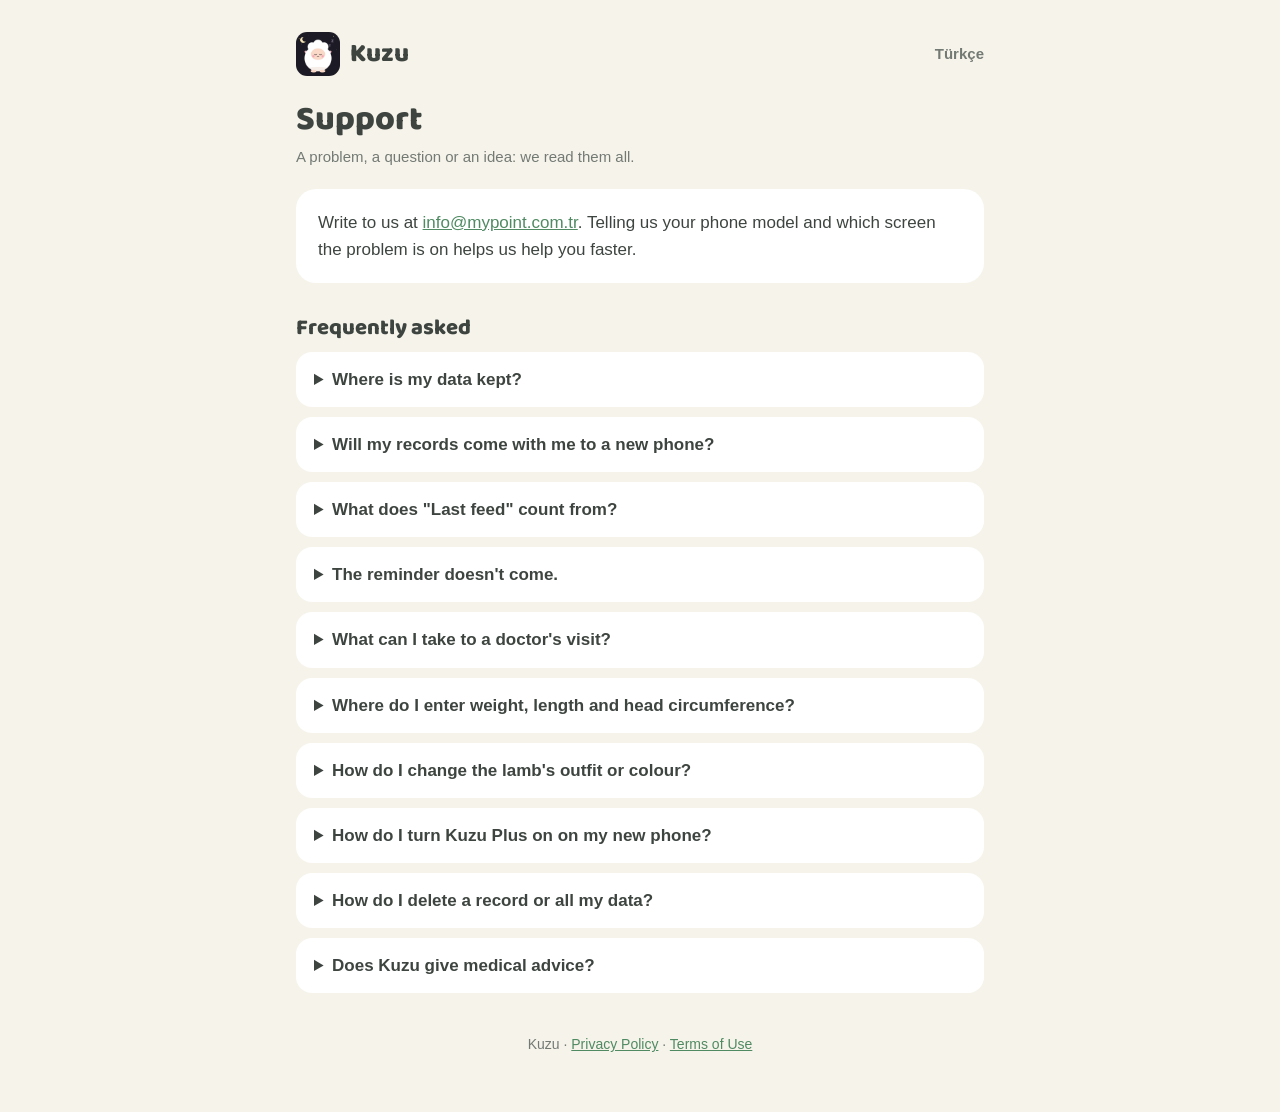
<file: en/support/index.html>
<!doctype html>
<html lang="en">
  <head>
    <meta charset="utf-8" />
    <meta name="viewport" content="width=device-width, initial-scale=1" />
    <title>Support · Kuzu</title>
    <meta name="description" content="Kuzu support: frequently asked questions and contact." />
    <link rel="icon" href="../../favicon.png" />
    <link rel="stylesheet" href="../../style.css" />
    <link rel="alternate" hreflang="tr" href="/destek/" />
  </head>
  <body>
    <main>
      <header>
        <a class="brand" href="/en/"><img src="../../icon.png" alt="" />Kuzu</a>
        <a class="lang" href="/destek/" lang="tr">Türkçe</a>
      </header>

      <h1>Support</h1>
      <p class="updated">A problem, a question or an idea: we read them all.</p>

      <div class="card">
        <p style="margin: 0">
          Write to us at <a href="mailto:info@mypoint.com.tr">info@mypoint.com.tr</a>. Telling us your phone model and which screen the
          problem is on helps us help you faster.
        </p>
      </div>

      <h2>Frequently asked</h2>

      <details>
        <summary>Where is my data kept?</summary>
        <p>
          Only on your phone and, on iPhone, in the Kuzu folder of your own iCloud Drive. Kuzu has no account and nothing you enter is
          sent to us. Details are in the <a href="/en/privacy/">privacy policy</a>.
        </p>
      </details>

      <details>
        <summary>Will my records come with me to a new phone?</summary>
        <p>
          On iPhone, Kuzu backs your records up to iCloud Drive on its own, and offers to restore that backup when you first open it on
          the new phone. Setting up the new phone from the old one's backup brings Kuzu along too. When moving between iPhone and
          Android, take a file with Settings → "Save a backup file" and open it on the new phone with "Restore from a file".
        </p>
      </details>

      <details>
        <summary>What does "Last feed" count from?</summary>
        <p>From the end of the breastfeed or the time of the bottle. A small note under the time says which.</p>
      </details>

      <details>
        <summary>The reminder doesn't come.</summary>
        <p>
          Check that an interval is chosen in Kuzu under Settings → Reminder, and that notifications are on in your phone's Settings →
          Notifications → Kuzu. The reminder comes once the chosen time has passed since the last feed; it doesn't come during a
          breastfeed.
        </p>
      </details>

      <details>
        <summary>What can I take to a doctor's visit?</summary>
        <p>
          With Kuzu Plus, Settings → Data → "Doctor summary (PDF)": the breastfeed, bottle, diaper and sleep counts of the last 7, 14 or
          30 days and the growth measurements on one page, with no comments. In the free version, "Export as CSV" gives every record
          as a table.
        </p>
      </details>

      <details>
        <summary>Where do I enter weight, length and head circumference?</summary>
        <p>
          With Kuzu Plus, on the Growth card of the History screen. Measurements are shown on the same chart as the World Health
          Organization (WHO) growth curves for 0–24 months. Kuzu never writes a percentile or says whether a value is "normal"; go over
          the measurements with your doctor. If Plus ends, the measurements you entered stay and can still be read.
        </p>
      </details>

      <details>
        <summary>How do I change the lamb's outfit or colour?</summary>
        <p>
          Press and hold the lamb on the Today screen, or tap Settings → Appearance → "Kuzu's outfit and colour". Outfits and the extra
          colours come with Kuzu Plus, and each baby keeps their own. Without Plus, the lamb wears the colour and accessory of your
          baby's sex.
        </p>
      </details>

      <details>
        <summary>How do I turn Kuzu Plus on on my new phone?</summary>
        <p>Tap "Restore purchases" at the bottom of the Plus screen, signed in with the Apple or Google account you bought it with.</p>
      </details>

      <details>
        <summary>How do I delete a record or all my data?</summary>
        <p>
          Tap the record on the History screen and use "Delete" on the page that opens. To delete everything, use Settings → "Erase
          all data"; the backup file in iCloud Drive stays, and you can delete it in Files → iCloud Drive → Kuzu.
        </p>
      </details>

      <details>
        <summary>Does Kuzu give medical advice?</summary>
        <p>
          No. Kuzu only keeps records; it is not a medical device and never says whether a value is "normal". Ask your doctor about
          anything concerning your baby.
        </p>
      </details>

      <footer>Kuzu · <a href="/en/privacy/">Privacy Policy</a> · <a href="/en/terms/">Terms of Use</a></footer>
    </main>
  </body>
</html>
</file>
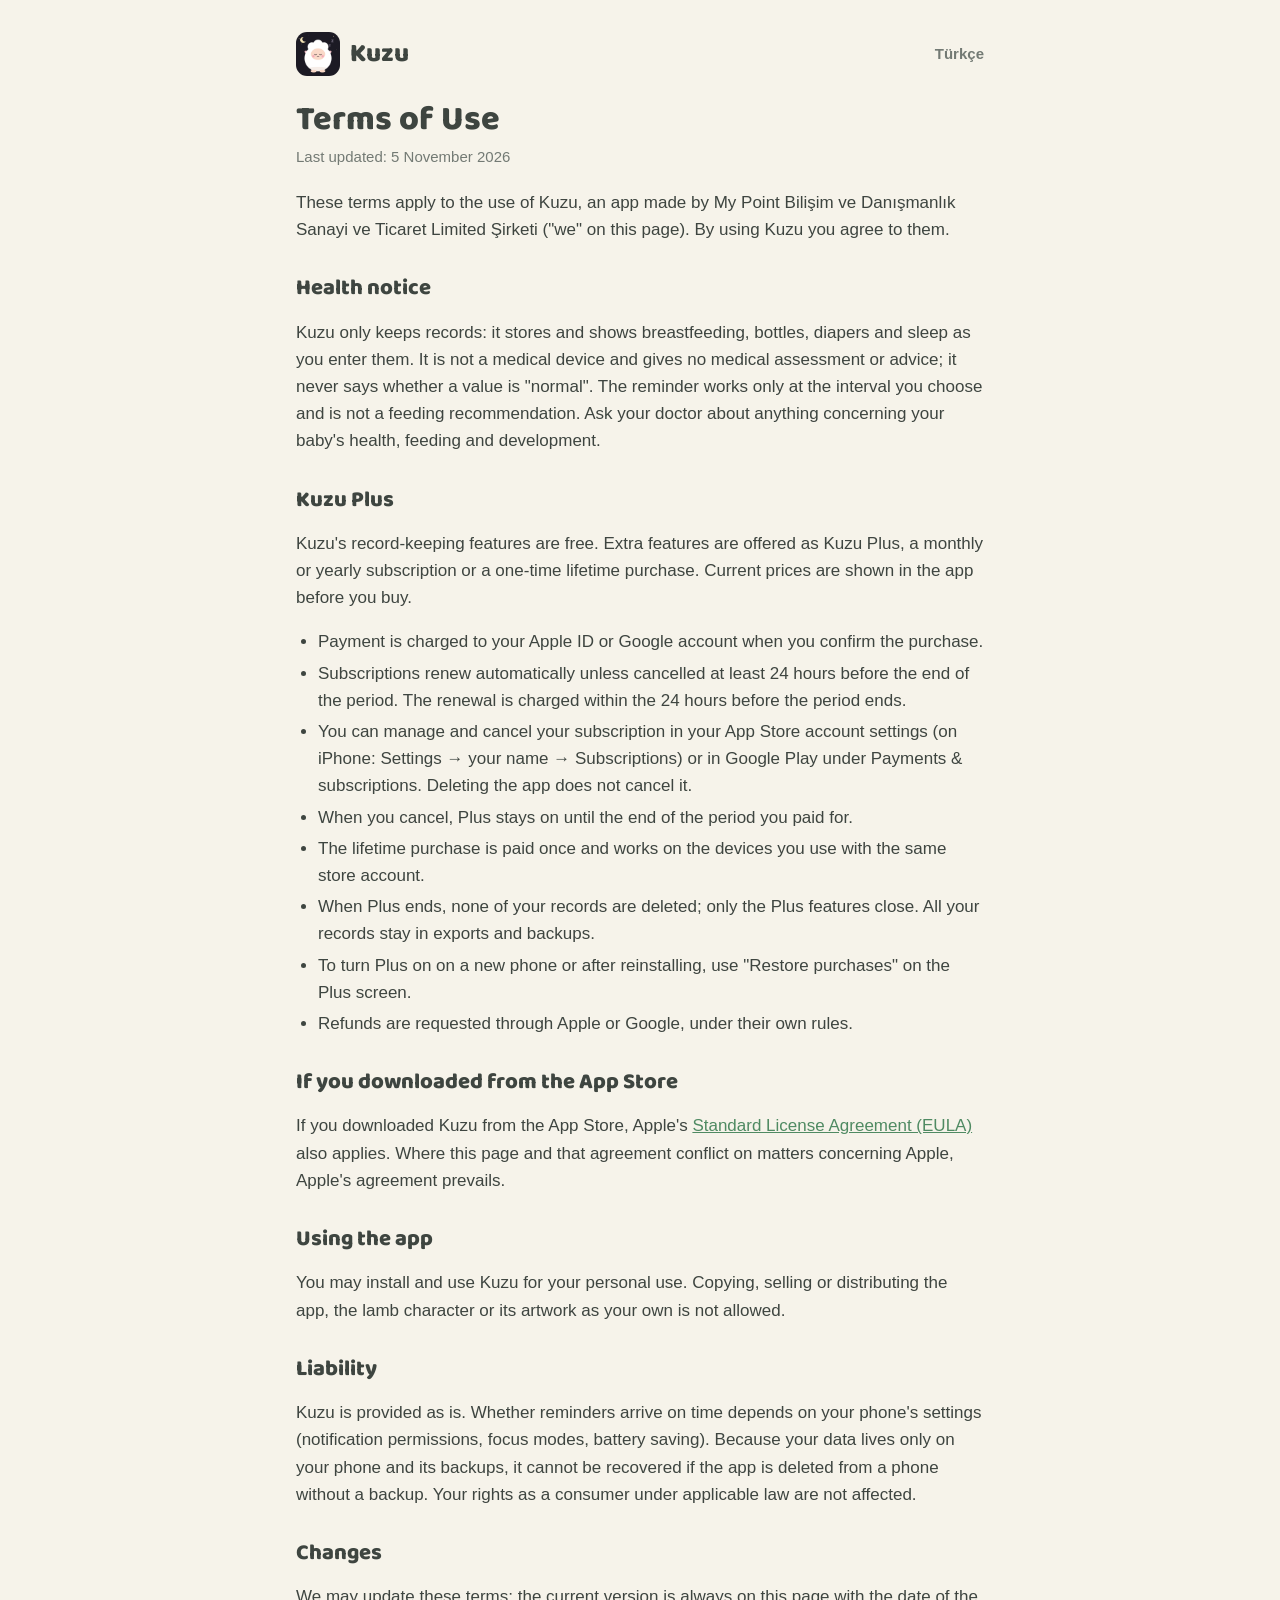
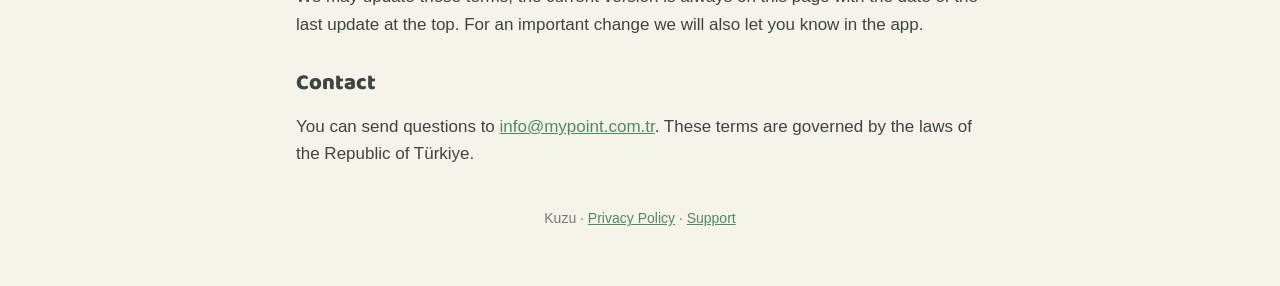
<file: en/terms/index.html>
<!doctype html>
<html lang="en">
  <head>
    <meta charset="utf-8" />
    <meta name="viewport" content="width=device-width, initial-scale=1" />
    <title>Terms of Use · Kuzu</title>
    <meta name="description" content="Kuzu terms of use, Kuzu Plus subscriptions and health notice." />
    <link rel="icon" href="../../favicon.png" />
    <link rel="stylesheet" href="../../style.css" />
    <link rel="alternate" hreflang="tr" href="/kosullar/" />
  </head>
  <body>
    <main>
      <header>
        <a class="brand" href="/en/"><img src="../../icon.png" alt="" />Kuzu</a>
        <a class="lang" href="/kosullar/" lang="tr">Türkçe</a>
      </header>

      <h1>Terms of Use</h1>
      <p class="updated">Last updated: 5 November 2026</p>

      <p>
        These terms apply to the use of Kuzu, an app made by My Point Bilişim ve Danışmanlık Sanayi ve Ticaret Limited Şirketi ("we"
        on this page). By using Kuzu you agree to them.
      </p>

      <h2>Health notice</h2>
      <p>
        Kuzu only keeps records: it stores and shows breastfeeding, bottles, diapers and sleep as you enter them. It is not a medical
        device and gives no medical assessment or advice; it never says whether a value is "normal". The reminder works only at the
        interval you choose and is not a feeding recommendation. Ask your doctor about anything concerning your baby's health, feeding
        and development.
      </p>

      <h2>Kuzu Plus</h2>
      <p>
        Kuzu's record-keeping features are free. Extra features are offered as Kuzu Plus, a monthly or yearly subscription or a one-time
        lifetime purchase. Current prices are shown in the app before you buy.
      </p>
      <ul>
        <li>Payment is charged to your Apple ID or Google account when you confirm the purchase.</li>
        <li>
          Subscriptions renew automatically unless cancelled at least 24 hours before the end of the period. The renewal is charged
          within the 24 hours before the period ends.
        </li>
        <li>
          You can manage and cancel your subscription in your App Store account settings (on iPhone: Settings → your name →
          Subscriptions) or in Google Play under Payments &amp; subscriptions. Deleting the app does not cancel it.
        </li>
        <li>When you cancel, Plus stays on until the end of the period you paid for.</li>
        <li>The lifetime purchase is paid once and works on the devices you use with the same store account.</li>
        <li>When Plus ends, none of your records are deleted; only the Plus features close. All your records stay in exports and backups.</li>
        <li>To turn Plus on on a new phone or after reinstalling, use "Restore purchases" on the Plus screen.</li>
        <li>Refunds are requested through Apple or Google, under their own rules.</li>
      </ul>

      <h2>If you downloaded from the App Store</h2>
      <p>
        If you downloaded Kuzu from the App Store, Apple's
        <a href="https://www.apple.com/legal/internet-services/itunes/dev/stdeula/">Standard License Agreement (EULA)</a> also applies.
        Where this page and that agreement conflict on matters concerning Apple, Apple's agreement prevails.
      </p>

      <h2>Using the app</h2>
      <p>
        You may install and use Kuzu for your personal use. Copying, selling or distributing the app, the lamb character or its artwork
        as your own is not allowed.
      </p>

      <h2>Liability</h2>
      <p>
        Kuzu is provided as is. Whether reminders arrive on time depends on your phone's settings (notification permissions, focus
        modes, battery saving). Because your data lives only on your phone and its backups, it cannot be recovered if the app is
        deleted from a phone without a backup. Your rights as a consumer under applicable law are not affected.
      </p>

      <h2>Changes</h2>
      <p>
        We may update these terms; the current version is always on this page with the date of the last update at the top. For an
        important change we will also let you know in the app.
      </p>

      <h2>Contact</h2>
      <p>
        You can send questions to <a href="mailto:info@mypoint.com.tr">info@mypoint.com.tr</a>. These terms are governed by the laws of
        the Republic of Türkiye.
      </p>

      <footer>Kuzu · <a href="/en/privacy/">Privacy Policy</a> · <a href="/en/support/">Support</a></footer>
    </main>
  </body>
</html>
</file>
<file: style.css>
/* Kuzu's neutral sage palette (src/theme/colors.ts), night after dark like the app. The heading font
   is served from here, no font CDN. */
@font-face {
  font-family: 'Baloo 2';
  src: url('baloo2.woff') format('woff');
  font-weight: 800;
  font-display: swap;
}

:root {
  --background: #f6f3ea;
  --surface: #ffffff;
  --ink: #3e4540;
  --muted: #737a74;
  --accent: #4f8a62;
  --accent-soft: #dcebdd;
}

@media (prefers-color-scheme: dark) {
  :root {
    --background: #1c1a24;
    --surface: #262430;
    --ink: #e2e6df;
    --muted: #9a9fa0;
    --accent: #9cc3a4;
    --accent-soft: #2f3d33;
  }
}
* {
  box-sizing: border-box;
}

body {
  margin: 0;
  background: var(--background);
  color: var(--ink);
  font: 17px/1.6 -apple-system, BlinkMacSystemFont, 'Segoe UI', Roboto, sans-serif;
}

main {
  max-width: 720px;
  margin: 0 auto;
  padding: 32px 16px 56px;
}

header {
  display: flex;
  align-items: center;
  justify-content: space-between;
  gap: 12px;
  margin-bottom: 24px;
}

.brand {
  display: flex;
  align-items: center;
  gap: 10px;
  color: var(--ink);
  text-decoration: none;
  font: 800 26px/1 'Baloo 2', sans-serif;
}

.brand img {
  width: 44px;
  height: 44px;
  border-radius: 11px;
}

.lang {
  color: var(--muted);
  font-size: 15px;
  font-weight: 600;
  text-decoration: none;
}

h1,
h2 {
  font-family: 'Baloo 2', sans-serif;
  font-weight: 800;
  line-height: 1.2;
}

h1 {
  font-size: 34px;
  margin: 0 0 4px;
}

h2 {
  font-size: 22px;
  margin: 32px 0 8px;
}

.updated {
  color: var(--muted);
  font-size: 15px;
  margin: 0 0 20px;
}

.card {
  background: var(--surface);
  border-radius: 20px;
  padding: 20px 22px;
}

.summary {
  background: var(--accent-soft);
  border-radius: 20px;
  padding: 18px 22px;
  font-weight: 600;
}

a {
  color: var(--accent);
}

ul {
  padding-left: 22px;
}

li {
  margin: 4px 0;
}

details {
  background: var(--surface);
  border-radius: 16px;
  padding: 14px 18px;
  margin: 10px 0;
}

summary {
  cursor: pointer;
  font-weight: 700;
}

details p {
  margin: 10px 0 0;
}

.links {
  display: grid;
  gap: 12px;
  margin-top: 24px;
}

.links a {
  display: block;
  background: var(--surface);
  border-radius: 16px;
  padding: 16px 20px;
  color: var(--ink);
  font-weight: 700;
  text-decoration: none;
}

.hero {
  text-align: center;
  padding-top: 24px;
}

.hero img {
  width: 128px;
  height: 128px;
  border-radius: 30px;
}

.hero p {
  color: var(--muted);
}

footer {
  margin-top: 40px;
  color: var(--muted);
  font-size: 14px;
  text-align: center;
}
</file>
